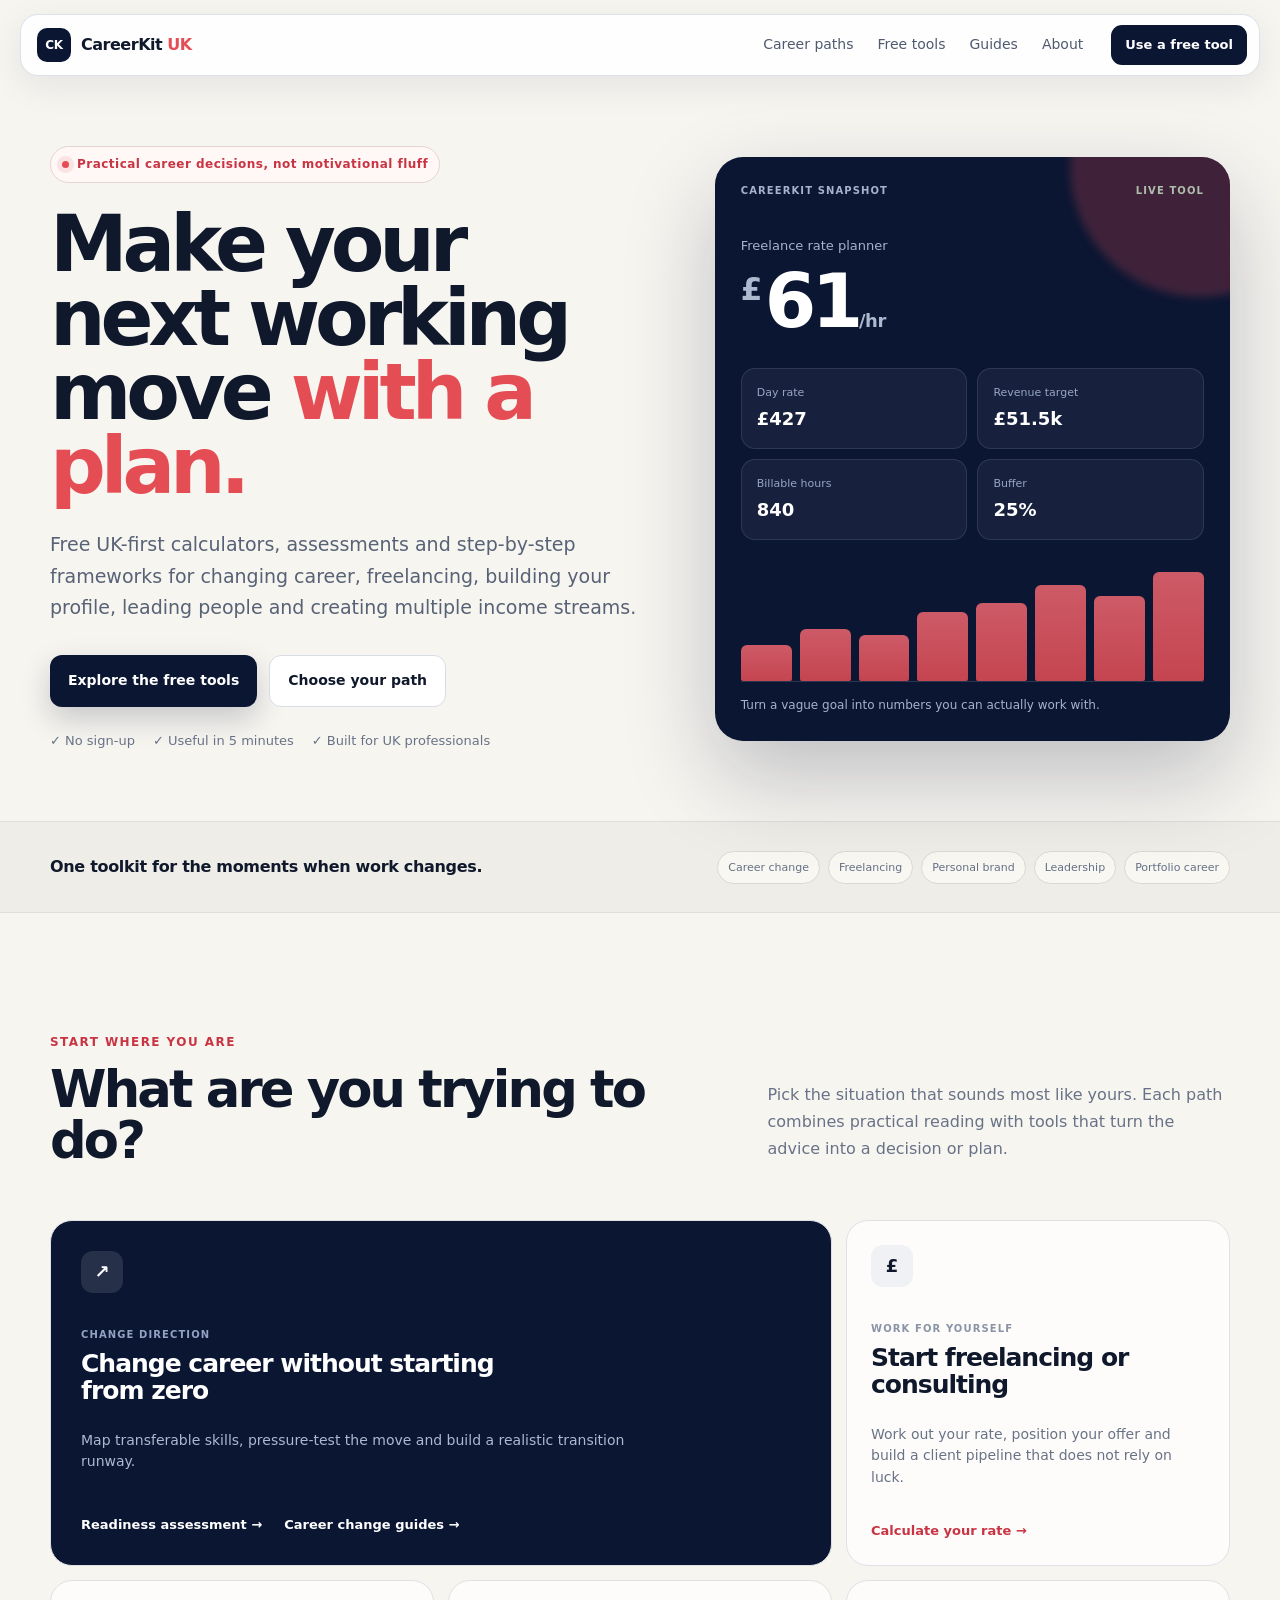
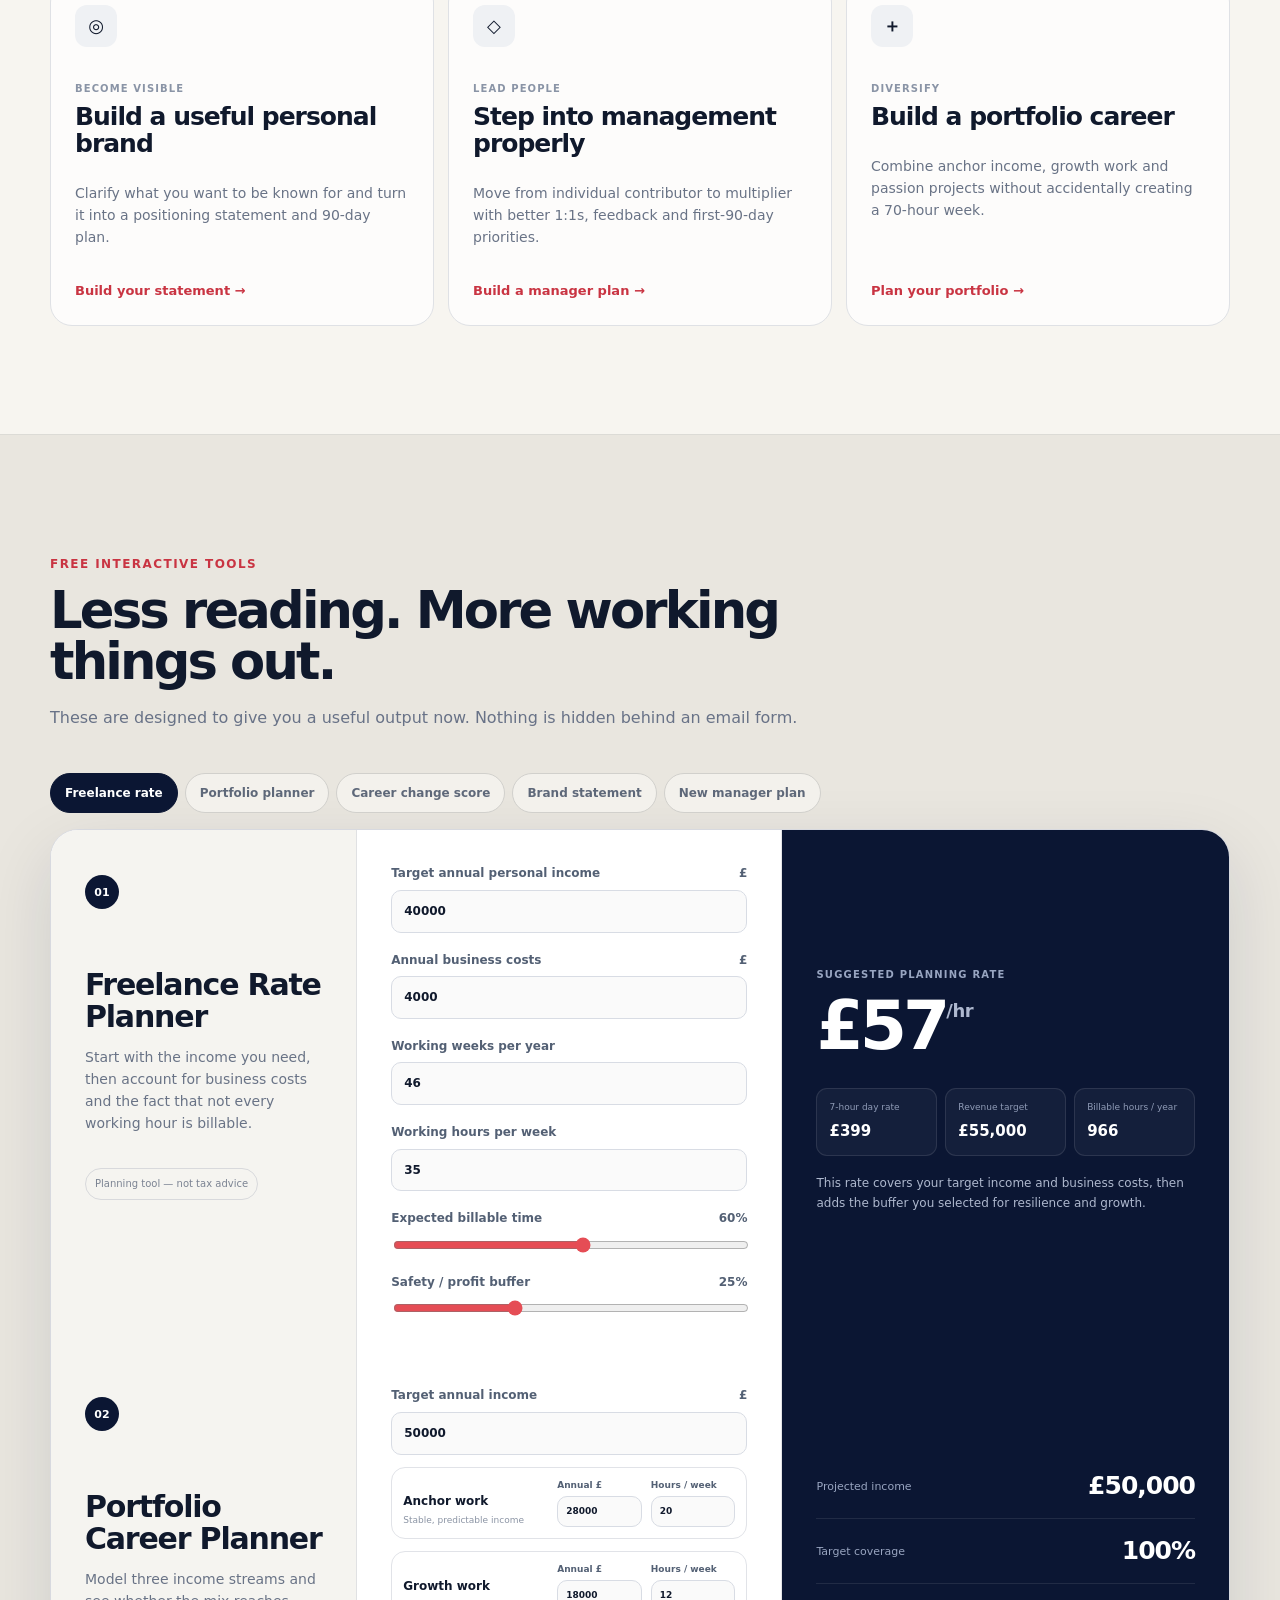
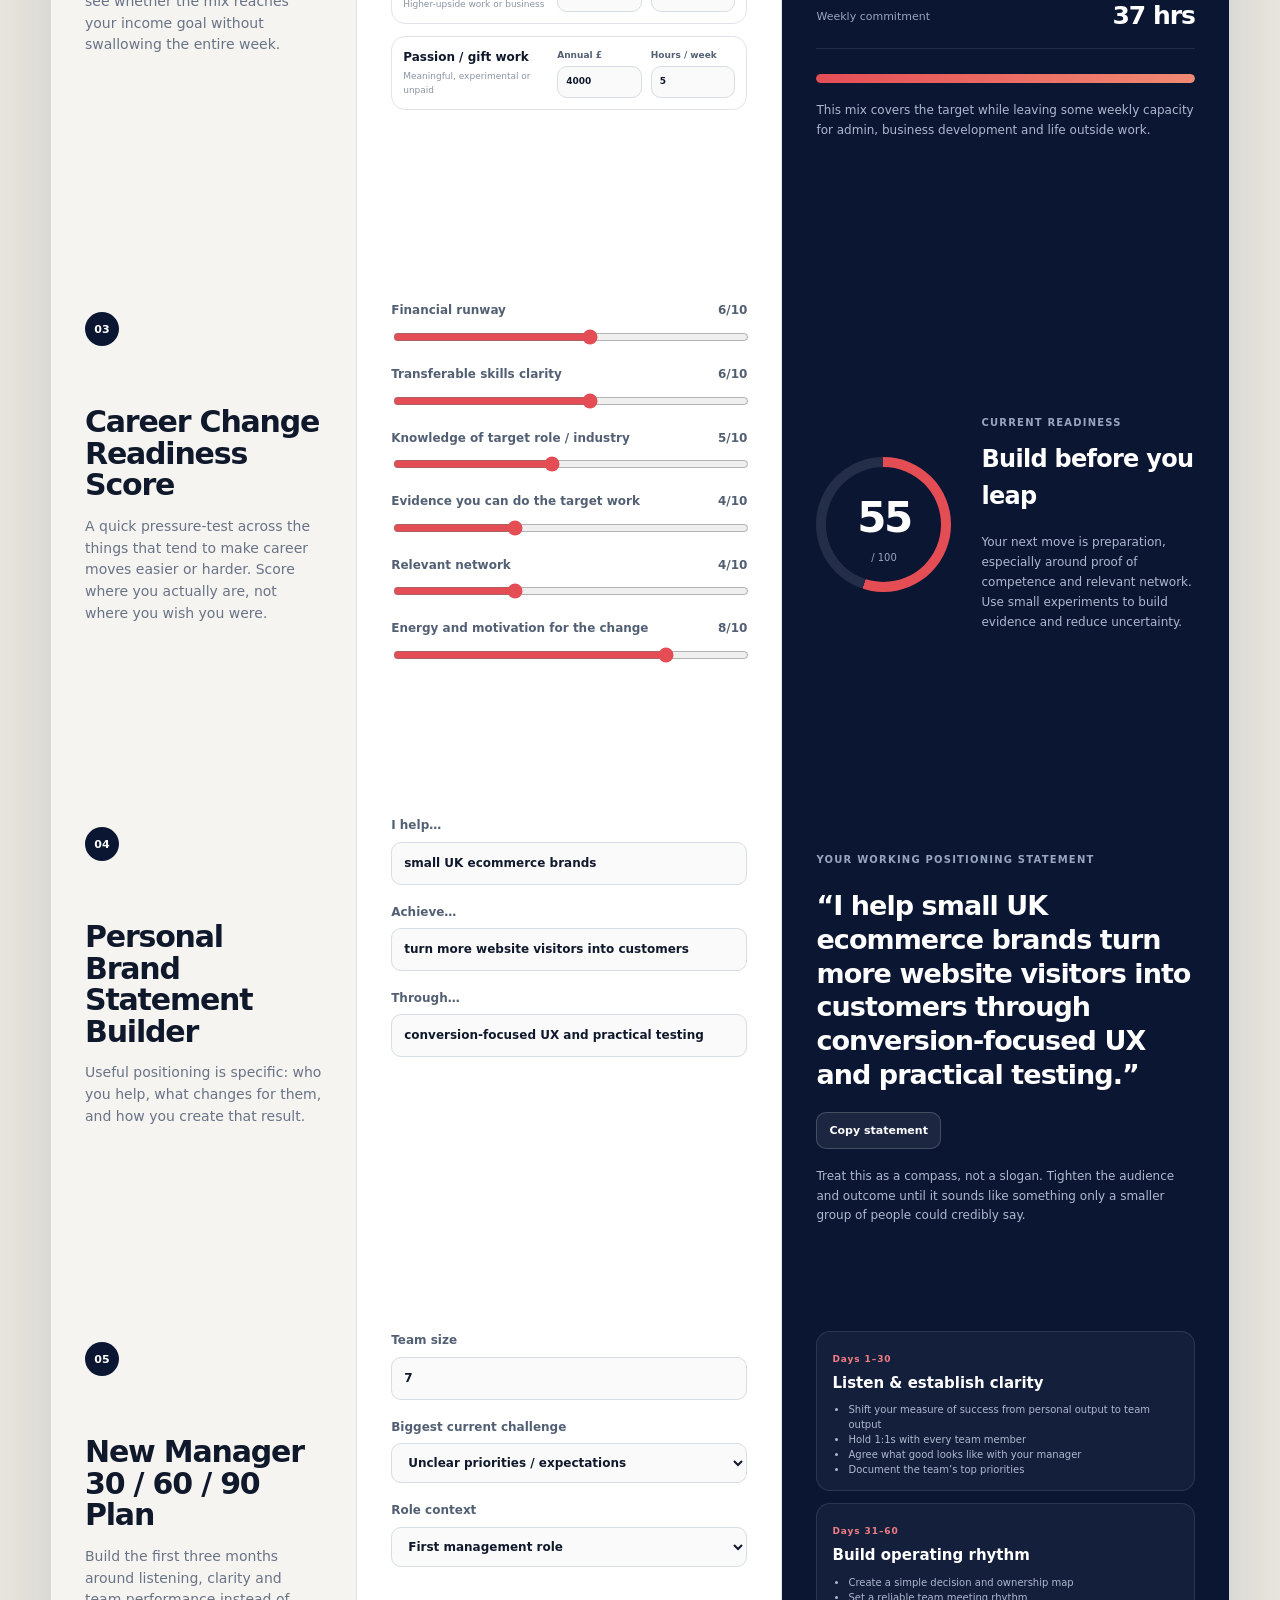
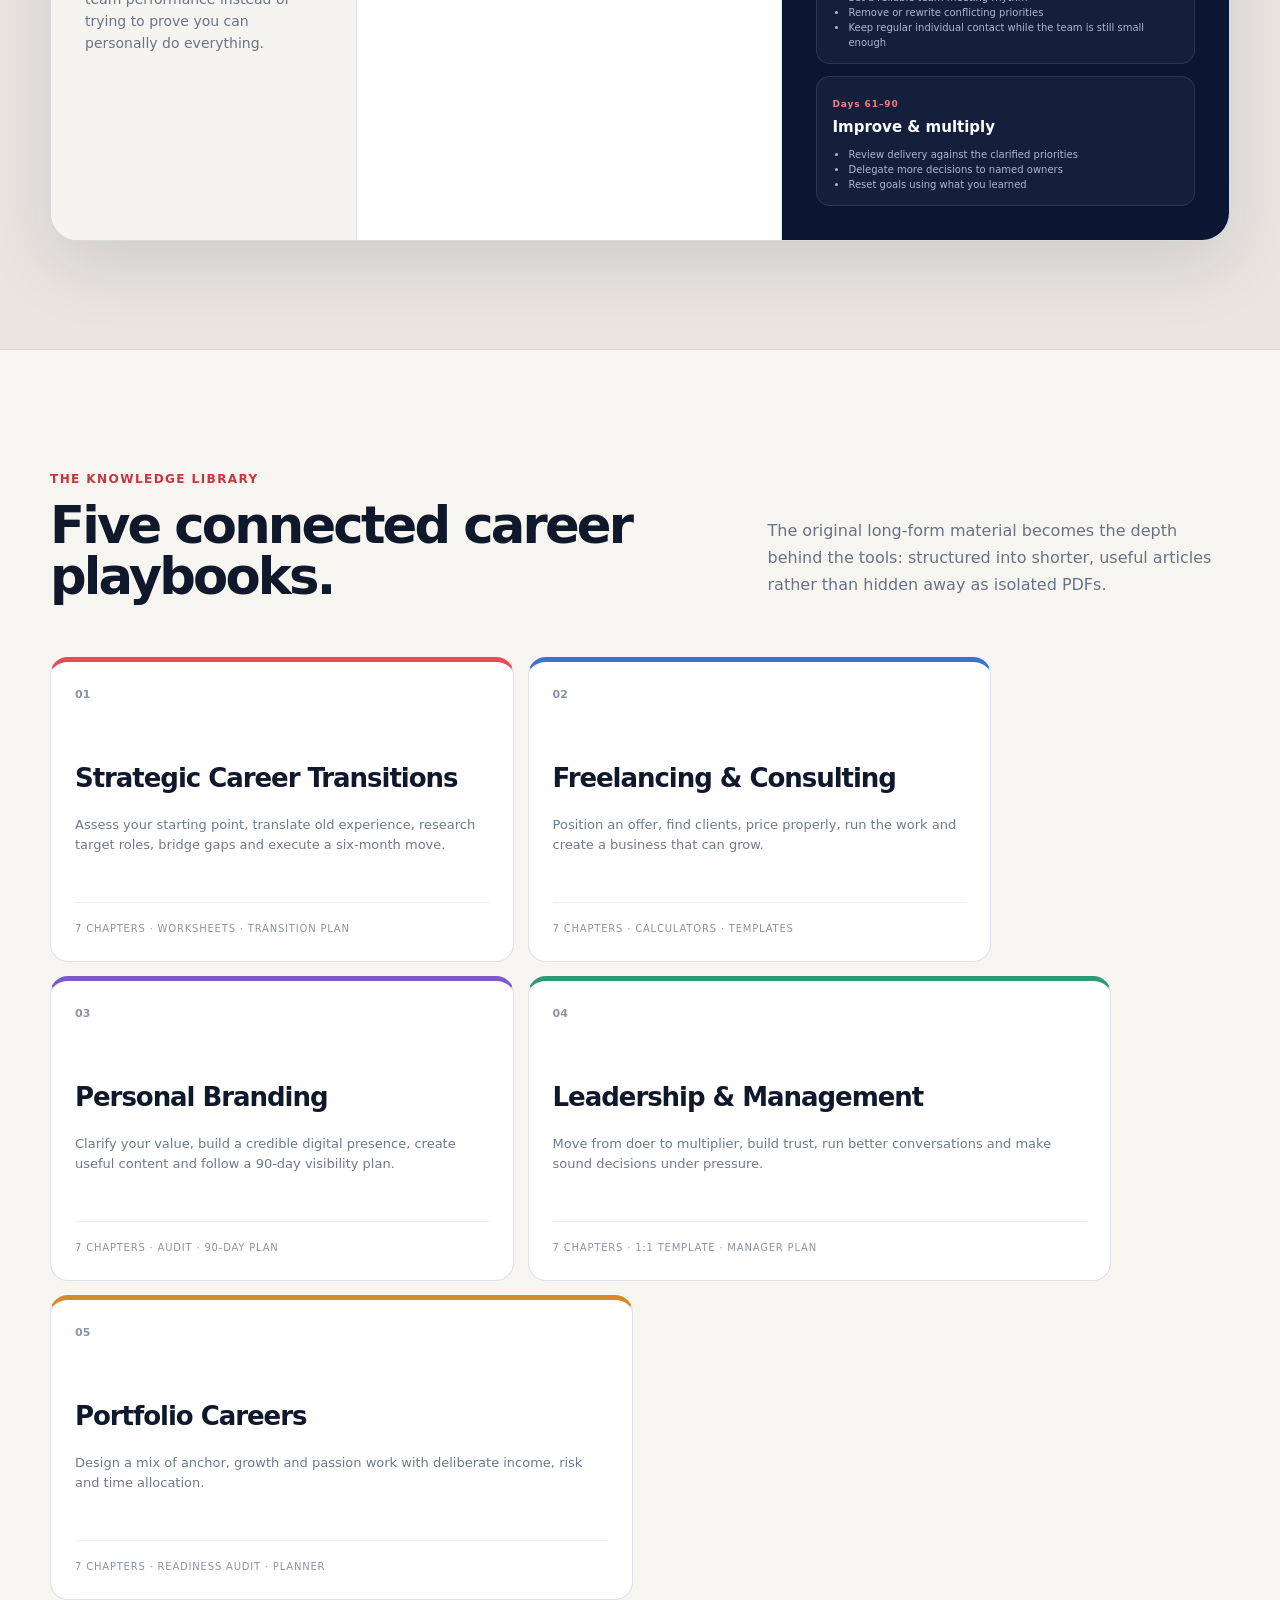
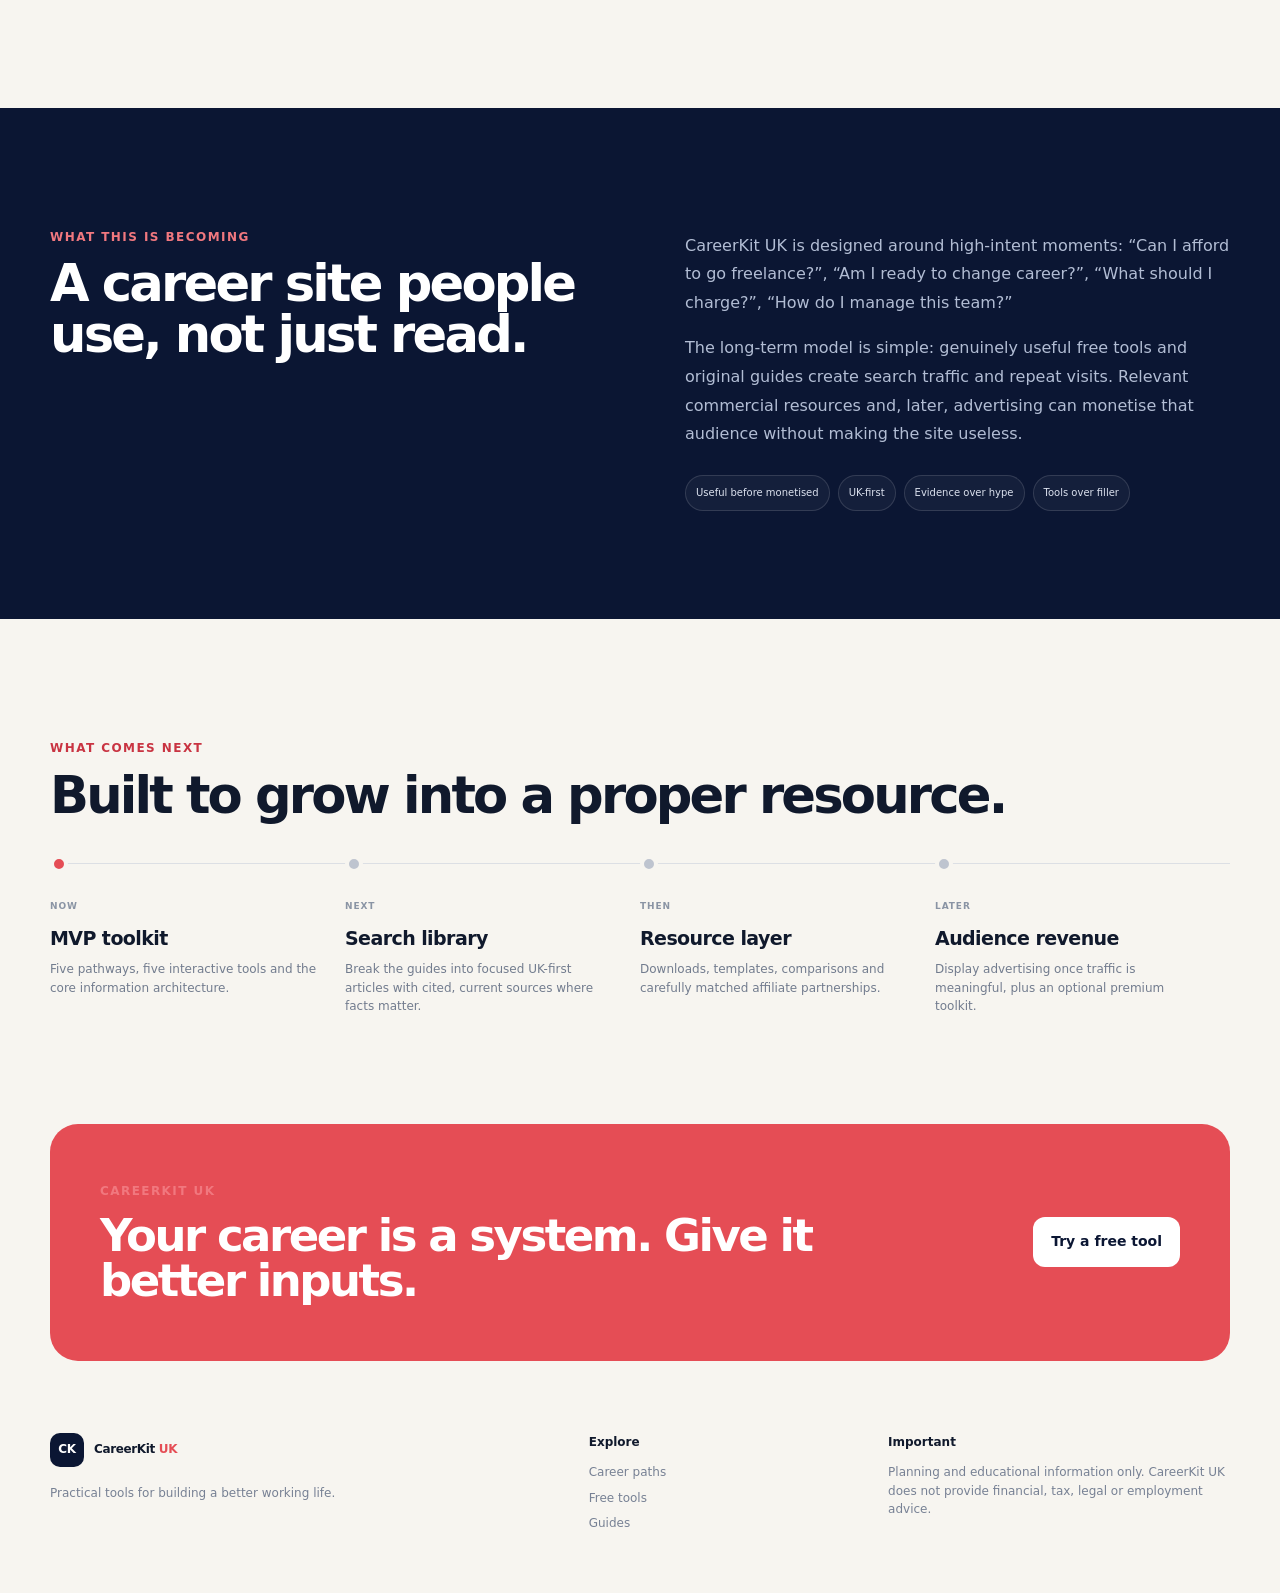
<file: index.html>
<!doctype html>
<html lang="en-GB">
<head>
  <meta charset="utf-8" />
  <meta name="viewport" content="width=device-width, initial-scale=1" />
  <meta name="description" content="Free UK-first career calculators, planners and practical guides for freelancers, career changers, managers and portfolio professionals." />
  <meta name="theme-color" content="#0b1633" />
  <title>CareerKit UK — Practical career tools that give you a next move</title>
  <link rel="icon" href="/favicon.svg" type="image/svg+xml" />
  <link rel="stylesheet" href="/styles.css" />
</head>
<body>
  <header class="site-header">
    <a class="brand" href="#top" aria-label="CareerKit UK home">
      <span class="brand-mark">CK</span>
      <span>CareerKit <b>UK</b></span>
    </a>
    <nav class="desktop-nav" aria-label="Primary navigation">
      <a href="#paths">Career paths</a>
      <a href="#tools">Free tools</a>
      <a href="#guides">Guides</a>
      <a href="#about">About</a>
    </nav>
    <a class="header-cta" href="#tools">Use a free tool</a>
  </header>

  <main id="top">
    <section class="hero shell">
      <div class="hero-copy">
        <div class="eyebrow"><span class="pulse"></span> Practical career decisions, not motivational fluff</div>
        <h1>Make your next working move <span>with a plan.</span></h1>
        <p class="hero-lead">Free UK-first calculators, assessments and step-by-step frameworks for changing career, freelancing, building your profile, leading people and creating multiple income streams.</p>
        <div class="hero-actions">
          <a class="button primary" href="#tools">Explore the free tools</a>
          <a class="button secondary" href="#paths">Choose your path</a>
        </div>
        <div class="hero-proof" aria-label="Product benefits">
          <span>✓ No sign-up</span>
          <span>✓ Useful in 5 minutes</span>
          <span>✓ Built for UK professionals</span>
        </div>
      </div>

      <div class="hero-panel" aria-label="CareerKit example result">
        <div class="panel-topline">
          <span>CAREERKIT SNAPSHOT</span>
          <span class="status">LIVE TOOL</span>
        </div>
        <p class="muted small">Freelance rate planner</p>
        <div class="result-big"><span>£</span>61<span class="result-unit">/hr</span></div>
        <div class="mini-grid">
          <div><span>Day rate</span><strong>£427</strong></div>
          <div><span>Revenue target</span><strong>£51.5k</strong></div>
          <div><span>Billable hours</span><strong>840</strong></div>
          <div><span>Buffer</span><strong>25%</strong></div>
        </div>
        <div class="mini-chart" aria-hidden="true">
          <i style="height:30%"></i><i style="height:44%"></i><i style="height:39%"></i><i style="height:58%"></i><i style="height:66%"></i><i style="height:81%"></i><i style="height:72%"></i><i style="height:92%"></i>
        </div>
        <p class="panel-note">Turn a vague goal into numbers you can actually work with.</p>
      </div>
    </section>

    <section class="proof-strip">
      <div class="shell proof-inner">
        <p>One toolkit for the moments when work changes.</p>
        <div class="proof-tags">
          <span>Career change</span><span>Freelancing</span><span>Personal brand</span><span>Leadership</span><span>Portfolio career</span>
        </div>
      </div>
    </section>

    <section class="section shell" id="paths">
      <div class="section-heading split-heading">
        <div>
          <p class="kicker">START WHERE YOU ARE</p>
          <h2>What are you trying to do?</h2>
        </div>
        <p>Pick the situation that sounds most like yours. Each path combines practical reading with tools that turn the advice into a decision or plan.</p>
      </div>

      <div class="path-grid">
        <article class="path-card featured-path">
          <div class="path-icon">↗</div>
          <p class="path-label">CHANGE DIRECTION</p>
          <h3>Change career without starting from zero</h3>
          <p>Map transferable skills, pressure-test the move and build a realistic transition runway.</p>
          <div class="path-links"><a href="#readiness-tool">Readiness assessment →</a><a href="#guides">Career change guides →</a></div>
        </article>
        <article class="path-card">
          <div class="path-icon">£</div>
          <p class="path-label">WORK FOR YOURSELF</p>
          <h3>Start freelancing or consulting</h3>
          <p>Work out your rate, position your offer and build a client pipeline that does not rely on luck.</p>
          <a href="#rate-tool">Calculate your rate →</a>
        </article>
        <article class="path-card">
          <div class="path-icon">◎</div>
          <p class="path-label">BECOME VISIBLE</p>
          <h3>Build a useful personal brand</h3>
          <p>Clarify what you want to be known for and turn it into a positioning statement and 90-day plan.</p>
          <a href="#brand-tool">Build your statement →</a>
        </article>
        <article class="path-card">
          <div class="path-icon">◇</div>
          <p class="path-label">LEAD PEOPLE</p>
          <h3>Step into management properly</h3>
          <p>Move from individual contributor to multiplier with better 1:1s, feedback and first-90-day priorities.</p>
          <a href="#manager-tool">Build a manager plan →</a>
        </article>
        <article class="path-card">
          <div class="path-icon">＋</div>
          <p class="path-label">DIVERSIFY</p>
          <h3>Build a portfolio career</h3>
          <p>Combine anchor income, growth work and passion projects without accidentally creating a 70-hour week.</p>
          <a href="#portfolio-tool">Plan your portfolio →</a>
        </article>
      </div>
    </section>

    <section class="section tools-section" id="tools">
      <div class="shell">
        <div class="section-heading">
          <p class="kicker">FREE INTERACTIVE TOOLS</p>
          <h2>Less reading. More working things out.</h2>
          <p>These are designed to give you a useful output now. Nothing is hidden behind an email form.</p>
        </div>

        <div class="tool-tabs" role="tablist" aria-label="CareerKit tools">
          <button class="tool-tab active" data-tool="rate-tool" role="tab" aria-selected="true">Freelance rate</button>
          <button class="tool-tab" data-tool="portfolio-tool" role="tab" aria-selected="false">Portfolio planner</button>
          <button class="tool-tab" data-tool="readiness-tool" role="tab" aria-selected="false">Career change score</button>
          <button class="tool-tab" data-tool="brand-tool" role="tab" aria-selected="false">Brand statement</button>
          <button class="tool-tab" data-tool="manager-tool" role="tab" aria-selected="false">New manager plan</button>
        </div>

        <div class="tool-stage">
          <section class="tool-panel active" id="rate-tool" data-panel="rate-tool">
            <div class="tool-intro">
              <p class="tool-number">01</p>
              <h3>Freelance Rate Planner</h3>
              <p>Start with the income you need, then account for business costs and the fact that not every working hour is billable.</p>
              <span class="tool-badge">Planning tool — not tax advice</span>
            </div>
            <form class="tool-form" id="rate-form">
              <label>Target annual personal income <span>£</span><input id="target-income" type="number" value="40000" min="0" step="1000"></label>
              <label>Annual business costs <span>£</span><input id="business-costs" type="number" value="4000" min="0" step="500"></label>
              <label>Working weeks per year <input id="working-weeks" type="number" value="46" min="1" max="52"></label>
              <label>Working hours per week <input id="weekly-hours" type="number" value="35" min="1" max="80"></label>
              <label>Expected billable time <span id="utilisation-label">60%</span><input id="utilisation" type="range" value="60" min="20" max="95" step="5"></label>
              <label>Safety / profit buffer <span id="buffer-label">25%</span><input id="buffer" type="range" value="25" min="0" max="75" step="5"></label>
            </form>
            <div class="tool-result rate-result" aria-live="polite">
              <p class="result-label">Suggested planning rate</p>
              <div class="result-big" id="hourly-rate">£61<span>/hr</span></div>
              <div class="result-cards">
                <div><span>7-hour day rate</span><strong id="day-rate">£427</strong></div>
                <div><span>Revenue target</span><strong id="revenue-target">£55,000</strong></div>
                <div><span>Billable hours / year</span><strong id="billable-hours">966</strong></div>
              </div>
              <p class="result-explain" id="rate-explain">This rate gives your target income and business costs room to breathe while allowing for non-billable work.</p>
            </div>
          </section>

          <section class="tool-panel" id="portfolio-tool" data-panel="portfolio-tool" hidden>
            <div class="tool-intro">
              <p class="tool-number">02</p>
              <h3>Portfolio Career Planner</h3>
              <p>Model three income streams and see whether the mix reaches your income goal without swallowing the entire week.</p>
            </div>
            <form class="tool-form portfolio-form" id="portfolio-form">
              <label>Target annual income <span>£</span><input id="portfolio-target" type="number" value="50000" min="0" step="1000"></label>
              <div class="stream-row"><div><b>Anchor work</b><small>Stable, predictable income</small></div><label>Annual £<input id="anchor-income" type="number" value="28000" min="0"></label><label>Hours / week<input id="anchor-hours" type="number" value="20" min="0" max="80"></label></div>
              <div class="stream-row"><div><b>Growth work</b><small>Higher-upside work or business</small></div><label>Annual £<input id="growth-income" type="number" value="18000" min="0"></label><label>Hours / week<input id="growth-hours" type="number" value="12" min="0" max="80"></label></div>
              <div class="stream-row"><div><b>Passion / gift work</b><small>Meaningful, experimental or unpaid</small></div><label>Annual £<input id="passion-income" type="number" value="4000" min="0"></label><label>Hours / week<input id="passion-hours" type="number" value="5" min="0" max="80"></label></div>
            </form>
            <div class="tool-result">
              <div class="portfolio-score">
                <div><span>Projected income</span><strong id="portfolio-income">£50,000</strong></div>
                <div><span>Target coverage</span><strong id="portfolio-coverage">100%</strong></div>
                <div><span>Weekly commitment</span><strong id="portfolio-hours">37 hrs</strong></div>
              </div>
              <div class="meter"><i id="portfolio-meter" style="width:100%"></i></div>
              <p class="result-explain" id="portfolio-message">This mix hits the target and leaves some weekly capacity.</p>
            </div>
          </section>

          <section class="tool-panel" id="readiness-tool" data-panel="readiness-tool" hidden>
            <div class="tool-intro">
              <p class="tool-number">03</p>
              <h3>Career Change Readiness Score</h3>
              <p>A quick pressure-test across the things that tend to make career moves easier or harder. Score where you actually are, not where you wish you were.</p>
            </div>
            <form class="tool-form readiness-form" id="readiness-form">
              <label>Financial runway <span id="r1-label">6/10</span><input class="readiness-range" type="range" min="1" max="10" value="6" data-label="r1-label"></label>
              <label>Transferable skills clarity <span id="r2-label">6/10</span><input class="readiness-range" type="range" min="1" max="10" value="6" data-label="r2-label"></label>
              <label>Knowledge of target role / industry <span id="r3-label">5/10</span><input class="readiness-range" type="range" min="1" max="10" value="5" data-label="r3-label"></label>
              <label>Evidence you can do the target work <span id="r4-label">4/10</span><input class="readiness-range" type="range" min="1" max="10" value="4" data-label="r4-label"></label>
              <label>Relevant network <span id="r5-label">4/10</span><input class="readiness-range" type="range" min="1" max="10" value="4" data-label="r5-label"></label>
              <label>Energy and motivation for the change <span id="r6-label">8/10</span><input class="readiness-range" type="range" min="1" max="10" value="8" data-label="r6-label"></label>
            </form>
            <div class="tool-result score-result">
              <div class="score-ring" id="readiness-ring"><strong id="readiness-score">55</strong><span>/ 100</span></div>
              <div><p class="result-label">Current readiness</p><h4 id="readiness-title">Promising, with gaps to close</h4><p class="result-explain" id="readiness-message">Focus first on proof of competence and relationships in the target field. Those can usually be improved before you take the financial risk of moving.</p></div>
            </div>
          </section>

          <section class="tool-panel" id="brand-tool" data-panel="brand-tool" hidden>
            <div class="tool-intro">
              <p class="tool-number">04</p>
              <h3>Personal Brand Statement Builder</h3>
              <p>Useful positioning is specific: who you help, what changes for them, and how you create that result.</p>
            </div>
            <form class="tool-form" id="brand-form">
              <label>I help… <input id="brand-audience" type="text" value="small UK ecommerce brands" placeholder="e.g. small UK ecommerce brands"></label>
              <label>Achieve… <input id="brand-outcome" type="text" value="turn more website visitors into customers" placeholder="e.g. reduce customer churn"></label>
              <label>Through… <input id="brand-method" type="text" value="conversion-focused UX and practical testing" placeholder="e.g. data-led retention systems"></label>
            </form>
            <div class="tool-result statement-result">
              <p class="result-label">Your working positioning statement</p>
              <blockquote id="brand-output">“I help small UK ecommerce brands turn more website visitors into customers through conversion-focused UX and practical testing.”</blockquote>
              <button class="copy-button" id="copy-brand" type="button">Copy statement</button>
              <p class="result-explain">Treat this as a compass, not a slogan. Tighten the audience and outcome until it sounds like something only a smaller group of people could credibly say.</p>
            </div>
          </section>

          <section class="tool-panel" id="manager-tool" data-panel="manager-tool" hidden>
            <div class="tool-intro">
              <p class="tool-number">05</p>
              <h3>New Manager 30 / 60 / 90 Plan</h3>
              <p>Build the first three months around listening, clarity and team performance instead of trying to prove you can personally do everything.</p>
            </div>
            <form class="tool-form manager-form" id="manager-form">
              <label>Team size <input id="team-size" type="number" min="1" max="100" value="7"></label>
              <label>Biggest current challenge
                <select id="manager-challenge">
                  <option value="clarity">Unclear priorities / expectations</option>
                  <option value="performance">Underperformance</option>
                  <option value="trust">Low trust / morale</option>
                  <option value="delivery">Missed deadlines / execution</option>
                  <option value="change">Team going through change</option>
                </select>
              </label>
              <label>Role context
                <select id="manager-context">
                  <option value="first">First management role</option>
                  <option value="newteam">Experienced manager, new team</option>
                  <option value="promotion">Promoted within the same team</option>
                </select>
              </label>
            </form>
            <div class="tool-result manager-result">
              <div><span>Days 1–30</span><h4>Listen & establish clarity</h4><ul id="plan-30"></ul></div>
              <div><span>Days 31–60</span><h4>Build operating rhythm</h4><ul id="plan-60"></ul></div>
              <div><span>Days 61–90</span><h4>Improve & multiply</h4><ul id="plan-90"></ul></div>
            </div>
          </section>
        </div>
      </div>
    </section>

    <section class="section shell" id="guides">
      <div class="section-heading split-heading">
        <div><p class="kicker">THE KNOWLEDGE LIBRARY</p><h2>Five connected career playbooks.</h2></div>
        <p>The original long-form material becomes the depth behind the tools: structured into shorter, useful articles rather than hidden away as isolated PDFs.</p>
      </div>
      <div class="guide-grid">
        <article class="guide-card coral"><span>01</span><h3>Strategic Career Transitions</h3><p>Assess your starting point, translate old experience, research target roles, bridge gaps and execute a six-month move.</p><div class="guide-meta">7 chapters · worksheets · transition plan</div></article>
        <article class="guide-card blue"><span>02</span><h3>Freelancing & Consulting</h3><p>Position an offer, find clients, price properly, run the work and create a business that can grow.</p><div class="guide-meta">7 chapters · calculators · templates</div></article>
        <article class="guide-card purple"><span>03</span><h3>Personal Branding</h3><p>Clarify your value, build a credible digital presence, create useful content and follow a 90-day visibility plan.</p><div class="guide-meta">7 chapters · audit · 90-day plan</div></article>
        <article class="guide-card green"><span>04</span><h3>Leadership & Management</h3><p>Move from doer to multiplier, build trust, run better conversations and make sound decisions under pressure.</p><div class="guide-meta">7 chapters · 1:1 template · manager plan</div></article>
        <article class="guide-card amber"><span>05</span><h3>Portfolio Careers</h3><p>Design a mix of anchor, growth and passion work with deliberate income, risk and time allocation.</p><div class="guide-meta">7 chapters · readiness audit · planner</div></article>
      </div>
    </section>

    <section class="section dark-section" id="about">
      <div class="shell manifesto">
        <div><p class="kicker light">WHAT THIS IS BECOMING</p><h2>A career site people use, not just read.</h2></div>
        <div class="manifesto-copy">
          <p>CareerKit UK is designed around high-intent moments: “Can I afford to go freelance?”, “Am I ready to change career?”, “What should I charge?”, “How do I manage this team?”</p>
          <p>The long-term model is simple: genuinely useful free tools and original guides create search traffic and repeat visits. Relevant commercial resources and, later, advertising can monetise that audience without making the site useless.</p>
          <div class="principles"><span>Useful before monetised</span><span>UK-first</span><span>Evidence over hype</span><span>Tools over filler</span></div>
        </div>
      </div>
    </section>

    <section class="section shell roadmap-section">
      <p class="kicker">WHAT COMES NEXT</p>
      <h2>Built to grow into a proper resource.</h2>
      <div class="roadmap">
        <div class="roadmap-item current"><span>NOW</span><h3>MVP toolkit</h3><p>Five pathways, five interactive tools and the core information architecture.</p></div>
        <div class="roadmap-item"><span>NEXT</span><h3>Search library</h3><p>Break the guides into focused UK-first articles with cited, current sources where facts matter.</p></div>
        <div class="roadmap-item"><span>THEN</span><h3>Resource layer</h3><p>Downloads, templates, comparisons and carefully matched affiliate partnerships.</p></div>
        <div class="roadmap-item"><span>LATER</span><h3>Audience revenue</h3><p>Display advertising once traffic is meaningful, plus an optional premium toolkit.</p></div>
      </div>
    </section>

    <section class="final-cta shell">
      <div><p class="kicker light">CAREERKIT UK</p><h2>Your career is a system. Give it better inputs.</h2></div>
      <a class="button light-button" href="#tools">Try a free tool</a>
    </section>
  </main>

  <footer class="site-footer shell">
    <div><a class="brand footer-brand" href="#top"><span class="brand-mark">CK</span><span>CareerKit <b>UK</b></span></a><p>Practical tools for building a better working life.</p></div>
    <div><strong>Explore</strong><a href="#paths">Career paths</a><a href="#tools">Free tools</a><a href="#guides">Guides</a></div>
    <div><strong>Important</strong><p>Planning and educational information only. CareerKit UK does not provide financial, tax, legal or employment advice.</p></div>
  </footer>

  <script src="/app.js" defer></script>
</body>
</html>
</file>
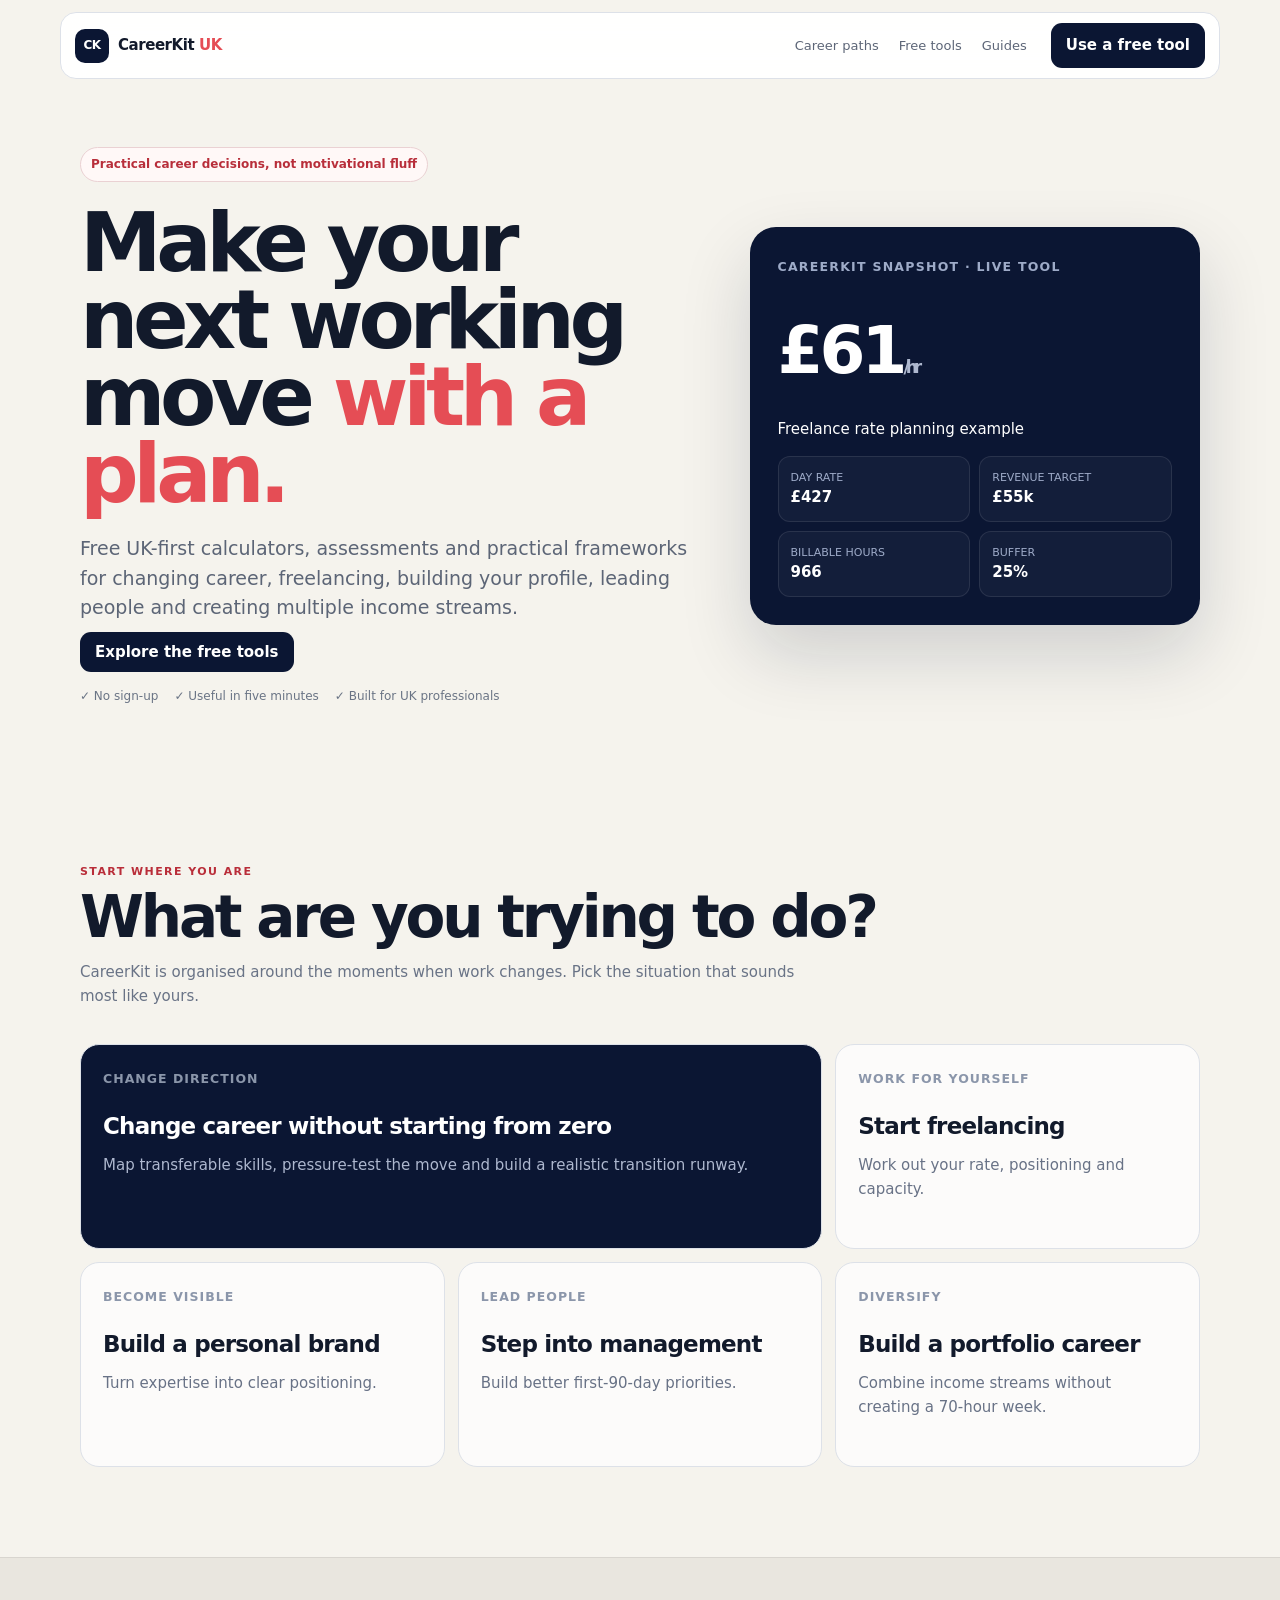
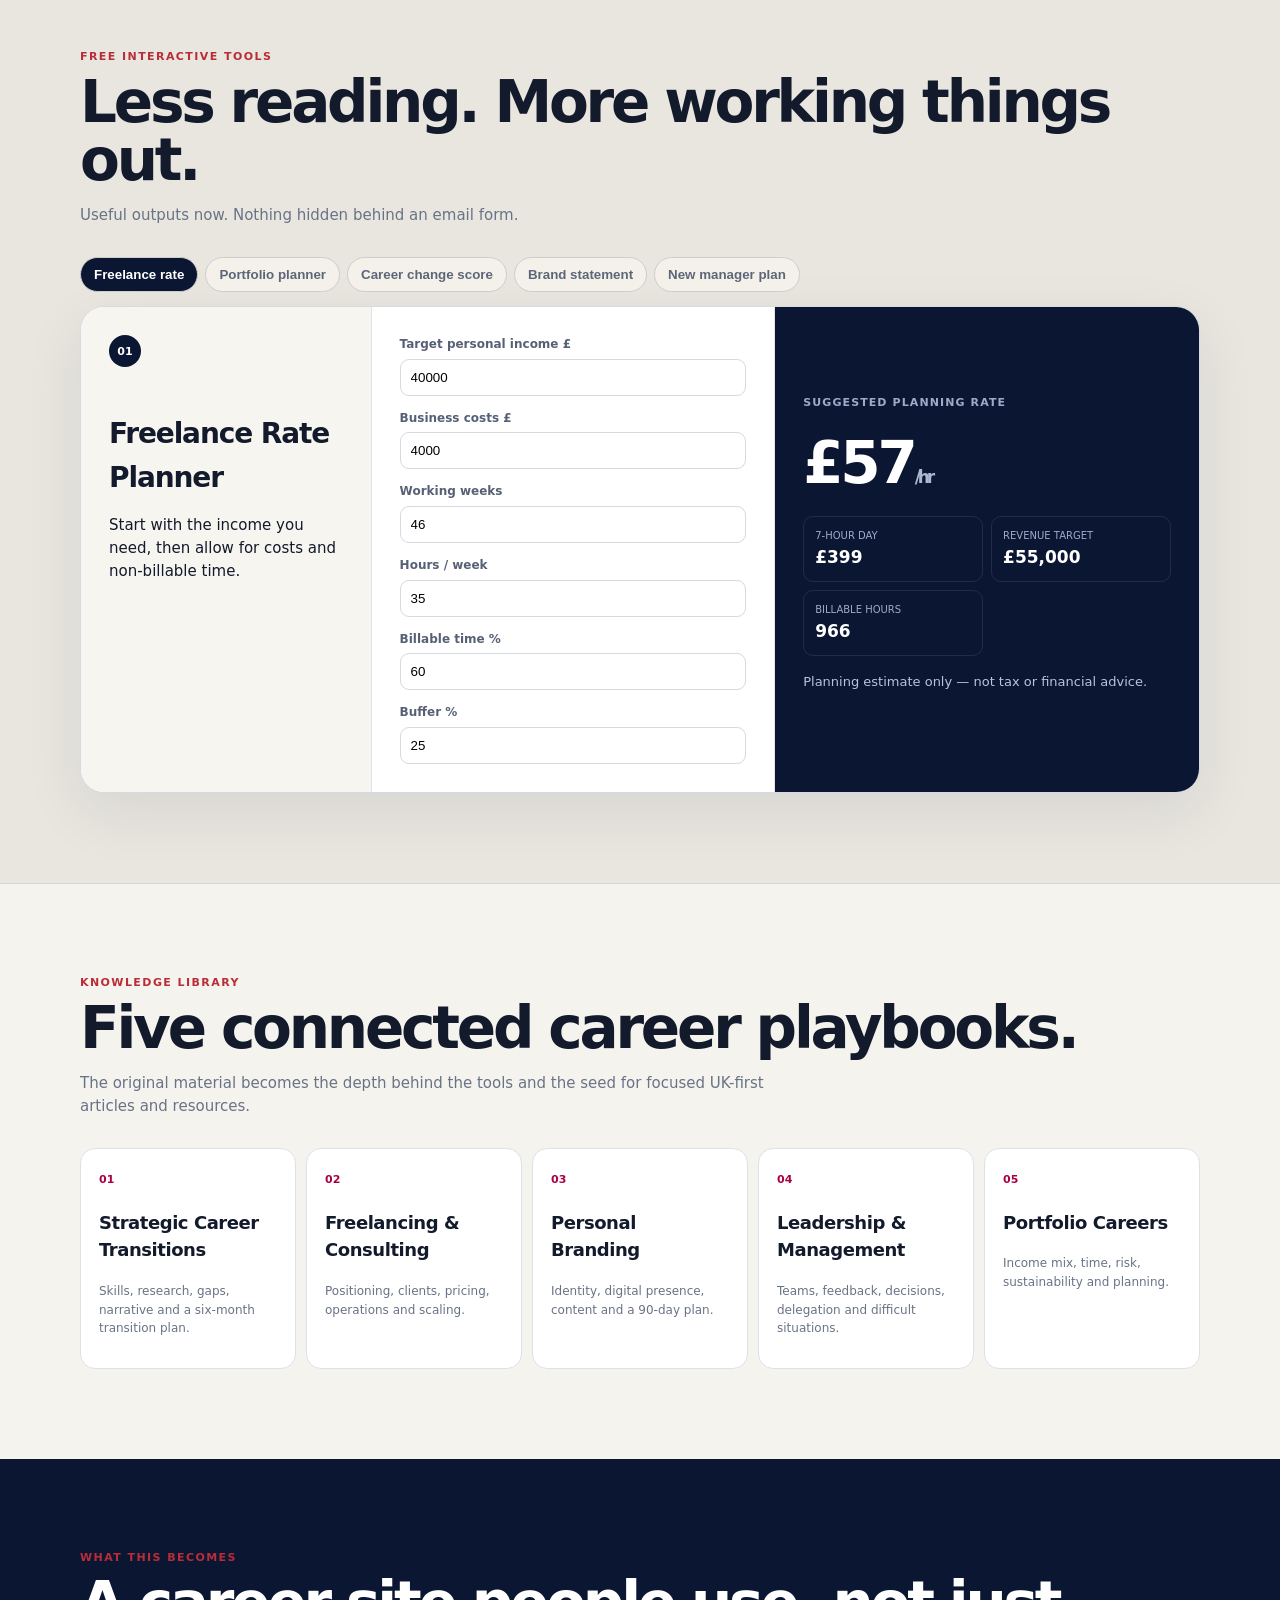
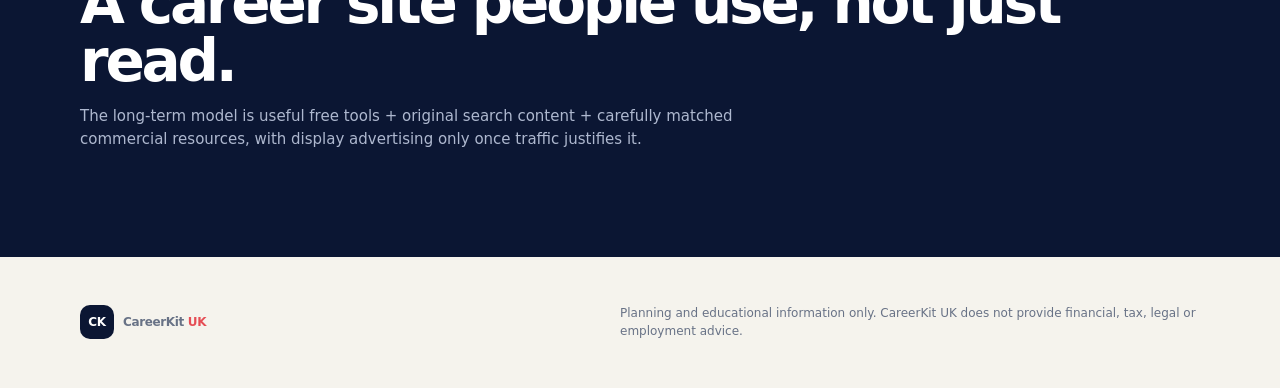
<file: vercel-direct.html>
<!doctype html><html lang="en-GB"><head><meta charset="utf-8"><meta name="viewport" content="width=device-width,initial-scale=1"><meta name="description" content="Free UK-first career calculators and practical tools for freelancers, career changers, managers and portfolio professionals."><title>CareerKit UK — Practical career tools</title><style>
:root{--n:#0b1633;--r:#e54d55;--p:#f5f3ed;--m:#697386;--l:#dde1e8;--w:#fff}*{box-sizing:border-box}html{scroll-behavior:smooth}body{margin:0;background:var(--p);color:#121a2b;font:15px/1.55 system-ui,-apple-system,Segoe UI,sans-serif}a{text-decoration:none;color:inherit}.wrap{width:min(1120px,calc(100% - 36px));margin:auto}.nav{position:sticky;top:12px;z-index:4;margin:12px auto 0;width:min(1160px,calc(100% - 24px));display:flex;align-items:center;gap:24px;padding:10px 14px;border:1px solid var(--l);border-radius:16px;background:#fffffff2;backdrop-filter:blur(12px)}.brand{font-weight:850;letter-spacing:-.03em;display:flex;gap:9px;align-items:center}.mark{display:grid;place-items:center;width:34px;height:34px;border-radius:10px;background:var(--n);color:#fff;font-size:12px}.brand b{color:var(--r)}nav{margin-left:auto;display:flex;gap:20px;color:#5d6677;font-size:13px}.cta,.btn{border:0;border-radius:11px;background:var(--n);color:#fff;padding:11px 15px;font-weight:760;cursor:pointer}.hero{min-height:610px;display:grid;grid-template-columns:1.15fr .85fr;gap:60px;align-items:center;padding:68px 0}.ey{display:inline-block;border:1px solid #ead1d3;background:#fff8f7;color:#b82e3a;border-radius:99px;padding:7px 10px;font-size:12px;font-weight:750}.hero h1{font-size:clamp(52px,7vw,82px);line-height:.94;letter-spacing:-.065em;margin:22px 0}.hero h1 em{font-style:normal;color:var(--r)}.lead{font-size:19px;color:#5c6576;max-width:680px}.proof{display:flex;gap:16px;flex-wrap:wrap;margin-top:22px;color:#6a7485;font-size:12px}.dash{background:var(--n);color:#fff;padding:28px;border-radius:26px;box-shadow:0 30px 70px #0b163329}.dash small{color:#9eabc8;font-weight:800;letter-spacing:.1em}.dash .big{font-size:66px;font-weight:850;letter-spacing:-.06em;margin:22px 0 6px}.dash .big span{font-size:17px;color:#aeb8cf}.stats{display:grid;grid-template-columns:1fr 1fr;gap:9px}.stats div{border:1px solid #ffffff18;background:#ffffff09;border-radius:12px;padding:12px}.stats span{display:block;color:#9eabc8;font-size:11px}.section{padding:90px 0}.k{color:#b92d39;font-size:11px;font-weight:850;letter-spacing:.13em}.section h2{font-size:clamp(38px,5vw,58px);line-height:1;letter-spacing:-.055em;margin:8px 0 14px}.sub{color:var(--m);max-width:720px}.paths{display:grid;grid-template-columns:repeat(6,1fr);gap:13px;margin-top:36px}.card{grid-column:span 2;background:#ffffffb8;border:1px solid var(--l);border-radius:19px;padding:22px;min-height:205px}.card:first-child{grid-column:span 4;background:var(--n);color:#fff}.card small{color:#8b96aa;font-weight:800;letter-spacing:.08em}.card h3{font-size:23px;letter-spacing:-.035em;line-height:1.1;margin:24px 0 10px}.card p{color:#687286}.card:first-child p{color:#aeb8cf}.tools{background:#e9e6df;border-block:1px solid #d8d5cf}.tabs{display:flex;gap:7px;flex-wrap:wrap;margin:30px 0 14px}.tab{border:1px solid #cecdc9;background:#f4f1eb;color:#5d6678;border-radius:99px;padding:9px 13px;font-weight:720;cursor:pointer}.tab.on{background:var(--n);color:#fff}.panel{display:none;grid-template-columns:.72fr 1fr 1.05fr;background:#fff;border:1px solid #d6dae2;border-radius:24px;overflow:hidden;box-shadow:0 20px 60px #15234716}.panel.on{display:grid}.intro,.form,.result{padding:28px}.intro{background:#f7f5f0;border-right:1px solid #e0e2e6}.intro h3{font-size:28px;letter-spacing:-.04em;margin:45px 0 10px}.num{display:grid;place-items:center;width:32px;height:32px;border-radius:50%;background:var(--n);color:#fff;font-size:11px;font-weight:800}.form{display:flex;flex-direction:column;gap:13px;border-right:1px solid #e3e5e9}.form label{font-size:12px;font-weight:720;color:#566176}.form input,.form select{width:100%;margin-top:5px;border:1px solid #d5d9e1;border-radius:9px;padding:10px;background:#fff}.form input[type=range]{padding:0}.result{background:var(--n);color:#fff;display:flex;flex-direction:column;justify-content:center}.label{color:#9eabc8;font-size:11px;text-transform:uppercase;font-weight:800;letter-spacing:.1em}.value{font-size:58px;font-weight:850;letter-spacing:-.055em;margin:8px 0}.value span{font-size:17px;color:#aeb8cf}.rgrid{display:grid;grid-template-columns:repeat(2,1fr);gap:8px}.rgrid div{padding:11px;border:1px solid #ffffff18;border-radius:10px}.rgrid span{display:block;color:#9eabc8;font-size:10px}.rgrid b{font-size:17px}.note{color:#bac3d8;font-size:13px;margin-top:16px}.score{font-size:68px}.quote{font-size:25px;line-height:1.35;letter-spacing:-.03em}.copy{align-self:flex-start;border:1px solid #ffffff35;background:#ffffff0b;color:#fff;border-radius:9px;padding:9px 12px;cursor:pointer}.plans{display:grid;gap:10px}.plans div{border:1px solid #ffffff18;border-radius:11px;padding:12px}.plans b{color:#fff}.plans ul{padding-left:18px;margin:7px 0;color:#c1cade;font-size:12px}.library{display:grid;grid-template-columns:repeat(5,1fr);gap:10px;margin-top:30px}.book{background:#fff;border:1px solid var(--l);border-radius:15px;padding:18px;min-height:180px}.book span{font-size:11px;font-weight:850;color:#a04}.book h3{font-size:18px;letter-spacing:-.025em}.book p{font-size:12px;color:var(--m)}.dark{background:var(--n);color:#fff}.dark .sub{color:#aeb8cf}.foot{padding:35px 0;color:#687286;font-size:12px;display:flex;justify-content:space-between;gap:20px}.disclaimer{max-width:580px}@media(max-width:820px){nav{display:none}.hero{grid-template-columns:1fr;padding:55px 0}.dash{display:none}.paths,.library{grid-template-columns:1fr}.card,.card:first-child,.book{grid-column:auto}.panel,.panel.on{grid-template-columns:1fr}.intro,.form{border-right:0;border-bottom:1px solid #e0e2e6}.section{padding:70px 0}.foot{flex-direction:column}}
</style></head><body><header class="nav"><a class="brand" href="#top"><span class="mark">CK</span><span>CareerKit <b>UK</b></span></a><nav><a href="#paths">Career paths</a><a href="#tools">Free tools</a><a href="#guides">Guides</a></nav><a class="cta" href="#tools">Use a free tool</a></header><main id="top"><section class="hero wrap"><div><span class="ey">Practical career decisions, not motivational fluff</span><h1>Make your next working move <em>with a plan.</em></h1><p class="lead">Free UK-first calculators, assessments and practical frameworks for changing career, freelancing, building your profile, leading people and creating multiple income streams.</p><p><a class="btn" href="#tools">Explore the free tools</a></p><div class="proof"><span>✓ No sign-up</span><span>✓ Useful in five minutes</span><span>✓ Built for UK professionals</span></div></div><aside class="dash"><small>CAREERKIT SNAPSHOT · LIVE TOOL</small><div class="big">£61<span>/hr</span></div><p>Freelance rate planning example</p><div class="stats"><div><span>DAY RATE</span><b>£427</b></div><div><span>REVENUE TARGET</span><b>£55k</b></div><div><span>BILLABLE HOURS</span><b>966</b></div><div><span>BUFFER</span><b>25%</b></div></div></aside></section><section class="section wrap" id="paths"><div class="k">START WHERE YOU ARE</div><h2>What are you trying to do?</h2><p class="sub">CareerKit is organised around the moments when work changes. Pick the situation that sounds most like yours.</p><div class="paths"><article class="card"><small>CHANGE DIRECTION</small><h3>Change career without starting from zero</h3><p>Map transferable skills, pressure-test the move and build a realistic transition runway.</p></article><article class="card"><small>WORK FOR YOURSELF</small><h3>Start freelancing</h3><p>Work out your rate, positioning and capacity.</p></article><article class="card"><small>BECOME VISIBLE</small><h3>Build a personal brand</h3><p>Turn expertise into clear positioning.</p></article><article class="card"><small>LEAD PEOPLE</small><h3>Step into management</h3><p>Build better first-90-day priorities.</p></article><article class="card"><small>DIVERSIFY</small><h3>Build a portfolio career</h3><p>Combine income streams without creating a 70-hour week.</p></article></div></section><section class="section tools" id="tools"><div class="wrap"><div class="k">FREE INTERACTIVE TOOLS</div><h2>Less reading. More working things out.</h2><p class="sub">Useful outputs now. Nothing hidden behind an email form.</p><div class="tabs"><button class="tab on" data-p="rate">Freelance rate</button><button class="tab" data-p="portfolio">Portfolio planner</button><button class="tab" data-p="change">Career change score</button><button class="tab" data-p="brand">Brand statement</button><button class="tab" data-p="manager">New manager plan</button></div><section class="panel on" id="rate"><div class="intro"><span class="num">01</span><h3>Freelance Rate Planner</h3><p>Start with the income you need, then allow for costs and non-billable time.</p></div><div class="form" id="rf"><label>Target personal income £<input id="ri" type="number" value="40000"></label><label>Business costs £<input id="rc" type="number" value="4000"></label><label>Working weeks<input id="rw" type="number" value="46"></label><label>Hours / week<input id="rh" type="number" value="35"></label><label>Billable time %<input id="ru" type="number" value="60"></label><label>Buffer %<input id="rb" type="number" value="25"></label></div><div class="result"><span class="label">Suggested planning rate</span><div class="value" id="rv">£0<span>/hr</span></div><div class="rgrid"><div><span>7-HOUR DAY</span><b id="rd"></b></div><div><span>REVENUE TARGET</span><b id="rr"></b></div><div><span>BILLABLE HOURS</span><b id="rhrs"></b></div></div><p class="note">Planning estimate only — not tax or financial advice.</p></div></section><section class="panel" id="portfolio"><div class="intro"><span class="num">02</span><h3>Portfolio Career Planner</h3><p>Model three income streams against your target and available week.</p></div><div class="form" id="pf"><label>Target annual income £<input id="pt" type="number" value="50000"></label><label>Anchor income £<input id="pa" type="number" value="28000"></label><label>Anchor hours/week<input id="pah" type="number" value="20"></label><label>Growth income £<input id="pg" type="number" value="18000"></label><label>Growth hours/week<input id="pgh" type="number" value="12"></label><label>Passion income £<input id="pp" type="number" value="4000"></label><label>Passion hours/week<input id="pph" type="number" value="5"></label></div><div class="result"><span class="label">Projected annual income</span><div class="value" id="pv"></div><div class="rgrid"><div><span>TARGET COVERAGE</span><b id="pc"></b></div><div><span>WEEKLY COMMITMENT</span><b id="ph"></b></div></div><p class="note" id="pn"></p></div></section><section class="panel" id="change"><div class="intro"><span class="num">03</span><h3>Career Change Readiness</h3><p>Score the foundations that make a transition easier or harder.</p></div><div class="form" id="cf"><label>Financial runway<input class="cr" type="range" min="1" max="10" value="6"></label><label>Transferable-skills clarity<input class="cr" type="range" min="1" max="10" value="6"></label><label>Target-field knowledge<input class="cr" type="range" min="1" max="10" value="5"></label><label>Proof of competence<input class="cr" type="range" min="1" max="10" value="4"></label><label>Relevant network<input class="cr" type="range" min="1" max="10" value="4"></label><label>Energy and motivation<input class="cr" type="range" min="1" max="10" value="8"></label></div><div class="result"><span class="label">Current readiness</span><div class="value score" id="cv"></div><h3 id="ct"></h3><p class="note" id="cn"></p></div></section><section class="panel" id="brand"><div class="intro"><span class="num">04</span><h3>Brand Statement Builder</h3><p>Positioning gets clearer when you name who, what outcome and how.</p></div><div class="form" id="bf"><label>I help…<input id="ba" value="small UK ecommerce brands"></label><label>Achieve…<input id="bo" value="turn more website visitors into customers"></label><label>Through…<input id="bm" value="conversion-focused UX and practical testing"></label></div><div class="result"><span class="label">Working positioning statement</span><p class="quote" id="bq"></p><button class="copy" id="bc">Copy statement</button></div></section><section class="panel" id="manager"><div class="intro"><span class="num">05</span><h3>New Manager 30 / 60 / 90</h3><p>Build the first three months around clarity, trust and team output.</p></div><div class="form" id="mf"><label>Team size<input id="ms" type="number" value="7"></label><label>Biggest challenge<select id="mc"><option value="clarity">Unclear priorities</option><option value="performance">Underperformance</option><option value="trust">Low trust / morale</option><option value="delivery">Missed deadlines</option><option value="change">Team going through change</option></select></label><label>Context<select id="mx"><option value="first">First management role</option><option value="new">Experienced manager, new team</option><option value="promotion">Promoted within same team</option></select></label></div><div class="result"><span class="label">Your first 90 days</span><div class="plans"><div><b>Days 1–30</b><ul id="m30"></ul></div><div><b>Days 31–60</b><ul id="m60"></ul></div><div><b>Days 61–90</b><ul id="m90"></ul></div></div></div></section></div></section><section class="section wrap" id="guides"><div class="k">KNOWLEDGE LIBRARY</div><h2>Five connected career playbooks.</h2><p class="sub">The original material becomes the depth behind the tools and the seed for focused UK-first articles and resources.</p><div class="library"><article class="book"><span>01</span><h3>Strategic Career Transitions</h3><p>Skills, research, gaps, narrative and a six-month transition plan.</p></article><article class="book"><span>02</span><h3>Freelancing & Consulting</h3><p>Positioning, clients, pricing, operations and scaling.</p></article><article class="book"><span>03</span><h3>Personal Branding</h3><p>Identity, digital presence, content and a 90-day plan.</p></article><article class="book"><span>04</span><h3>Leadership & Management</h3><p>Teams, feedback, decisions, delegation and difficult situations.</p></article><article class="book"><span>05</span><h3>Portfolio Careers</h3><p>Income mix, time, risk, sustainability and planning.</p></article></div></section><section class="section dark"><div class="wrap"><div class="k">WHAT THIS BECOMES</div><h2>A career site people use, not just read.</h2><p class="sub">The long-term model is useful free tools + original search content + carefully matched commercial resources, with display advertising only once traffic justifies it.</p></div></section></main><footer class="foot wrap"><div class="brand"><span class="mark">CK</span><span>CareerKit <b>UK</b></span></div><p class="disclaimer">Planning and educational information only. CareerKit UK does not provide financial, tax, legal or employment advice.</p></footer><script>const $=x=>document.getElementById(x),n=x=>+($(x).value||0),gbp=x=>new Intl.NumberFormat('en-GB',{style:'currency',currency:'GBP',maximumFractionDigits:0}).format(x);document.querySelectorAll('.tab').forEach(b=>b.onclick=()=>{document.querySelectorAll('.tab').forEach(x=>x.classList.remove('on'));document.querySelectorAll('.panel').forEach(x=>x.classList.remove('on'));b.classList.add('on');$(b.dataset.p).classList.add('on')});function rate(){let rev=(n('ri')+n('rc'))*(1+n('rb')/100),hrs=n('rw')*n('rh')*(n('ru')/100),v=hrs?rev/hrs:0;$('rv').innerHTML=gbp(v)+'<span>/hr</span>';$('rd').textContent=gbp(v*7);$('rr').textContent=gbp(rev);$('rhrs').textContent=Math.round(hrs)}$('rf').oninput=rate;function port(){let inc=n('pa')+n('pg')+n('pp'),hrs=n('pah')+n('pgh')+n('pph'),cov=inc/Math.max(1,n('pt'))*100;$('pv').textContent=gbp(inc);$('pc').textContent=Math.round(cov)+'%';$('ph').textContent=hrs+' hrs';$('pn').textContent=cov<100?'This mix is '+gbp(Math.max(0,n('pt')-inc))+' below your target.':hrs>45?'The income works, but the weekly commitment is heavy.':'This mix covers the target while leaving some capacity.'}$('pf').oninput=port;function change(){let a=[...document.querySelectorAll('.cr')].map(x=>+x.value),s=Math.round(a.reduce((x,y)=>x+y,0)/a.length*10);$('cv').textContent=s+'/100';$('ct').textContent=s>=80?'Strong foundations':s>=60?'Promising, with gaps':s>=40?'Build before you leap':'Early-stage transition';$('cn').textContent=s>=60?'Keep testing the target direction while strengthening the weakest areas.':'Build evidence, network and runway before taking more financial risk.'}$('cf').oninput=change;function brand(){let q='I help '+$('ba').value.trim()+' '+$('bo').value.trim()+' through '+$('bm').value.trim()+'.';$('bq').textContent='“'+q+'”';return q}$('bf').oninput=brand;$('bc').onclick=()=>navigator.clipboard.writeText(brand()).then(()=>$('bc').textContent='Copied');const plans={clarity:['Hold 1:1s with every team member','Clarify the team’s top priorities','Delegate decisions to named owners'],performance:['Understand the evidence behind performance gaps','Agree measurable improvement expectations','Review outcomes against the agreed standard'],trust:['Listen before changing the system','Follow through visibly on commitments','Delegate meaningful ownership'],delivery:['Map work, owners and blockers','Introduce a lightweight weekly delivery review','Remove repeat blockers'],change:['Communicate what is known and unknown','Create feedback loops as changes land','Re-establish a clear operating rhythm']};function manager(){let p=plans[$('mc').value],ctx=$('mx').value,s=n('ms'),a=[...p];if(ctx==='first')a[0]='Shift success from personal output to team output; '+a[0].toLowerCase();if(ctx==='promotion')a[0]='Reset boundaries with former peers; '+a[0].toLowerCase();let lists=[[a[0],p[1]],[p[1],s>12?'Create a layer of ownership':'Keep regular individual contact'],[p[2],'Review what changed and set the next quarter']];['m30','m60','m90'].forEach((id,i)=>$(id).innerHTML=lists[i].map(x=>'<li>'+x+'</li>').join(''))}$('mf').oninput=manager;rate();port();change();brand();manager();</script></body></html>
</file>
<file: styles.css>
:root {
  --ink: #10192c;
  --navy: #0b1633;
  --navy-2: #16254a;
  --paper: #f7f5f0;
  --white: #ffffff;
  --line: #dfe3ea;
  --muted: #687287;
  --red: #e54d55;
  --red-dark: #c93442;
  --blue: #3974d5;
  --purple: #7c5bc8;
  --green: #2e9a78;
  --amber: #d58b28;
  --radius: 22px;
  --shadow: 0 24px 70px rgba(15, 27, 56, .12);
}
* { box-sizing: border-box; }
html { scroll-behavior: smooth; }
body { margin: 0; font-family: Inter, ui-sans-serif, system-ui, -apple-system, BlinkMacSystemFont, "Segoe UI", sans-serif; background: var(--paper); color: var(--ink); line-height: 1.55; }
a { color: inherit; text-decoration: none; }
button, input, select { font: inherit; }
button { cursor: pointer; }
.shell { width: min(1180px, calc(100% - 42px)); margin-inline: auto; }
.site-header { width: min(1240px, calc(100% - 30px)); margin: 14px auto 0; position: sticky; top: 14px; z-index: 50; display: flex; align-items: center; gap: 28px; padding: 10px 12px 10px 16px; background: rgba(255,255,255,.88); border: 1px solid rgba(214,220,230,.85); border-radius: 18px; backdrop-filter: blur(16px); box-shadow: 0 10px 35px rgba(14,24,48,.08); }
.brand { display: inline-flex; align-items: center; gap: 10px; font-weight: 760; letter-spacing: -.03em; white-space: nowrap; }
.brand b { color: var(--red); }
.brand-mark { display: grid; place-items: center; width: 34px; height: 34px; border-radius: 10px; background: var(--navy); color: white; font-size: 12px; letter-spacing: -.02em; }
.desktop-nav { display: flex; gap: 24px; margin-left: auto; color: #4f5a6f; font-size: 14px; }
.desktop-nav a:hover { color: var(--ink); }
.header-cta { padding: 10px 14px; border-radius: 11px; background: var(--navy); color: white; font-size: 13px; font-weight: 700; }
.hero { min-height: 720px; display: grid; grid-template-columns: 1.07fr .93fr; gap: 72px; align-items: center; padding-top: 70px; padding-bottom: 70px; }
.hero-copy { max-width: 690px; }
.eyebrow, .kicker { font-size: 12px; font-weight: 850; letter-spacing: .12em; text-transform: uppercase; color: var(--red-dark); }
.eyebrow { display: inline-flex; align-items: center; gap: 8px; padding: 8px 11px; border: 1px solid #e5d3d4; background: #fff8f7; border-radius: 999px; letter-spacing: .04em; text-transform: none; }
.pulse { width: 7px; height: 7px; background: var(--red); border-radius: 50%; box-shadow: 0 0 0 5px rgba(229,77,85,.12); }
.hero h1 { font-size: clamp(56px, 6.1vw, 90px); line-height: .95; letter-spacing: -.065em; margin: 24px 0 26px; max-width: 750px; }
.hero h1 span { color: var(--red); }
.hero-lead { max-width: 660px; font-size: 19px; color: #586276; line-height: 1.65; }
.hero-actions { display: flex; gap: 12px; margin-top: 32px; }
.button { display: inline-flex; align-items: center; justify-content: center; border-radius: 12px; padding: 14px 18px; font-weight: 750; font-size: 14px; transition: transform .2s ease, box-shadow .2s ease, background .2s ease; }
.button:hover { transform: translateY(-2px); }
.button.primary { color: white; background: var(--navy); box-shadow: 0 12px 30px rgba(11,22,51,.2); }
.button.secondary { background: white; border: 1px solid #d8dce5; }
.hero-proof { margin-top: 24px; display: flex; flex-wrap: wrap; gap: 18px; color: #687287; font-size: 13px; }
.hero-panel { position: relative; padding: 26px; border-radius: 28px; background: var(--navy); color: white; box-shadow: 0 36px 90px rgba(11,22,51,.24); overflow: hidden; }
.hero-panel:before { content:""; position:absolute; width:260px; height:260px; right:-100px; top:-120px; border-radius:50%; background:rgba(229,77,85,.24); filter: blur(4px); }
.panel-topline { display: flex; justify-content: space-between; gap: 15px; font-size: 10px; letter-spacing: .11em; font-weight: 800; color: #a7b2cd; }
.status { color: #9ee3c8; }
.muted { color: #a7b2cd; }
.small { font-size: 13px; margin-top: 38px; margin-bottom: 8px; }
.result-big { font-size: 74px; line-height: 1; letter-spacing: -.06em; font-weight: 800; }
.result-big > span:first-child { font-size: .42em; vertical-align: top; display: inline-block; margin-top: 10px; margin-right: 3px; }
.result-big .result-unit, .result-big span { font-size: 18px; letter-spacing: -.02em; font-weight: 650; color: #aeb8cf; }
.mini-grid { display: grid; grid-template-columns: repeat(2,1fr); gap: 10px; margin-top: 30px; }
.mini-grid div { padding: 15px; border: 1px solid rgba(255,255,255,.1); background: rgba(255,255,255,.05); border-radius: 14px; }
.mini-grid span { display:block; color:#97a5c4; font-size:11px; }
.mini-grid strong { display:block; margin-top:4px; font-size:18px; }
.mini-chart { height: 120px; margin-top: 22px; display:flex; align-items:flex-end; gap:8px; border-bottom: 1px solid rgba(255,255,255,.13); }
.mini-chart i { display:block; flex:1; background: linear-gradient(#ef6770,#e54d55); border-radius:6px 6px 2px 2px; opacity:.85; }
.panel-note { color:#a7b2cd; font-size:12px; margin: 14px 0 0; }
.proof-strip { border-top:1px solid #dedfdc; border-bottom:1px solid #dedfdc; background: #efede7; }
.proof-inner { min-height: 90px; display:flex; align-items:center; justify-content:space-between; gap:20px; }
.proof-inner > p { font-weight: 720; letter-spacing:-.02em; }
.proof-tags { display:flex; gap:8px; flex-wrap:wrap; justify-content:flex-end; }
.proof-tags span { border:1px solid #d9d8d4; background:#f8f7f2; border-radius:999px; padding:7px 10px; font-size:11px; color:#647085; }
.section { padding-top: 108px; padding-bottom: 108px; }
.section-heading { max-width: 760px; margin-bottom: 42px; }
.section-heading h2, .manifesto h2, .roadmap-section h2, .final-cta h2 { margin: 7px 0 12px; font-size: clamp(38px,4vw,58px); letter-spacing:-.055em; line-height:1; }
.section-heading > p:last-child, .split-heading > p { color:var(--muted); font-size:16px; line-height:1.7; }
.split-heading { max-width:none; display:grid; grid-template-columns:1.05fr .75fr; gap:70px; align-items:end; }
.path-grid { display:grid; grid-template-columns: repeat(6, 1fr); gap:14px; }
.path-card { grid-column: span 2; min-height: 325px; padding:24px; border:1px solid #dfe1e5; background: rgba(255,255,255,.72); border-radius:var(--radius); display:flex; flex-direction:column; transition:transform .2s, box-shadow .2s; }
.path-card:hover { transform: translateY(-4px); box-shadow:0 18px 45px rgba(17,27,50,.08); }
.path-card.featured-path { grid-column: span 4; background: var(--navy); color:white; padding:30px; }
.path-icon { width:42px; height:42px; display:grid; place-items:center; border-radius:12px; background:#eff1f4; font-weight:800; font-size:18px; }
.featured-path .path-icon { background:rgba(255,255,255,.11); }
.path-label { font-size:10px; letter-spacing:.11em; font-weight:850; margin:34px 0 7px; color:#8a94a6; }
.featured-path .path-label { color:#93a1c2; }
.path-card h3 { font-size:25px; line-height:1.08; letter-spacing:-.04em; margin:0 0 12px; max-width:460px; }
.path-card p:not(.path-label) { color:#697386; font-size:14px; max-width:560px; }
.featured-path p:not(.path-label) { color:#aeb8cf; }
.path-card > a, .path-links { margin-top:auto; padding-top:18px; font-size:13px; font-weight:780; color:var(--red-dark); }
.featured-path .path-links { display:flex; gap:22px; flex-wrap:wrap; }
.featured-path .path-links a { color:#fff; }
.tools-section { background:#e9e6df; border-top:1px solid #dcdbd6; border-bottom:1px solid #dcdbd6; }
.tool-tabs { display:flex; gap:7px; flex-wrap:wrap; margin-bottom:16px; }
.tool-tab { border:1px solid #d1d0cc; color:#5e6879; background:#f3f1ec; border-radius:999px; padding:10px 14px; font-size:12px; font-weight:700; }
.tool-tab.active { background:var(--navy); color:white; border-color:var(--navy); }
.tool-stage { background:#fff; border:1px solid #d7d9df; border-radius:28px; overflow:hidden; box-shadow: var(--shadow); }
.tool-panel { display:grid; grid-template-columns:.72fr 1fr 1.05fr; min-height:515px; }
.tool-intro, .tool-form, .tool-result { padding:34px; }
.tool-intro { background:#f5f4f0; border-right:1px solid #e0e1e3; }
.tool-number { width:34px; height:34px; display:grid; place-items:center; border-radius:50%; background:var(--navy); color:#fff; font-size:11px; font-weight:850; }
.tool-intro h3 { font-size:30px; letter-spacing:-.04em; line-height:1.05; margin:60px 0 15px; }
.tool-intro > p:last-of-type { color:#697386; font-size:14px; }
.tool-badge { display:inline-block; margin-top:20px; font-size:10px; border:1px solid #d8d9dc; border-radius:999px; padding:7px 9px; color:#7b8392; }
.tool-form { display:flex; flex-direction:column; gap:18px; border-right:1px solid #e3e4e7; }
.tool-form label { display:grid; grid-template-columns:1fr auto; gap:7px 10px; align-items:center; font-size:12px; font-weight:730; color:#536074; }
.tool-form label input[type="number"], .tool-form label input[type="text"], .tool-form label select { grid-column:1/-1; width:100%; border:1px solid #d8dce4; border-radius:10px; background:#fafafa; padding:11px 12px; color:var(--ink); outline:none; }
.tool-form input:focus, .tool-form select:focus { border-color:#7b89a5; box-shadow:0 0 0 3px rgba(57,116,213,.08); }
.tool-form input[type="range"] { grid-column:1/-1; accent-color:var(--red); width:100%; }
.tool-result { background:var(--navy); color:white; display:flex; flex-direction:column; justify-content:center; }
.tool-result .result-big { font-size:68px; }
.tool-result .result-big span { font-size:18px; }
.result-label { color:#98a5c1; text-transform:uppercase; font-size:10px; letter-spacing:.12em; font-weight:850; }
.result-cards { display:grid; grid-template-columns:repeat(3,1fr); gap:8px; margin-top:28px; }
.result-cards div { padding:12px; border:1px solid rgba(255,255,255,.1); border-radius:11px; background:rgba(255,255,255,.04); }
.result-cards span { display:block; color:#8f9bb6; font-size:9px; }
.result-cards strong { display:block; font-size:15px; margin-top:5px; }
.result-explain { font-size:12px; color:#aeb8ce; line-height:1.65; margin-top:18px; }
.portfolio-form { gap:12px; }
.stream-row { border:1px solid #e1e3e8; border-radius:14px; padding:11px; display:grid; grid-template-columns:1.2fr .7fr .7fr; gap:9px; align-items:end; }
.stream-row > div b, .stream-row > div small { display:block; }
.stream-row > div b { font-size:12px; }
.stream-row > div small { font-size:9px; color:#8b94a4; margin-top:3px; }
.stream-row label { display:block; font-size:9px; }
.stream-row label input[type="number"] { margin-top:3px; padding:8px; }
.portfolio-score { display:grid; grid-template-columns:1fr; gap:13px; }
.portfolio-score div { display:flex; justify-content:space-between; align-items:center; padding-bottom:12px; border-bottom:1px solid rgba(255,255,255,.09); }
.portfolio-score span { font-size:11px; color:#99a5c0; }
.portfolio-score strong { font-size:25px; letter-spacing:-.04em; }
.meter { height:9px; border-radius:999px; background:rgba(255,255,255,.09); overflow:hidden; margin-top:25px; }
.meter i { display:block; height:100%; background:linear-gradient(90deg,var(--red),#f18a72); border-radius:999px; transition:width .3s ease; }
.score-result { flex-direction:row; align-items:center; gap:30px; }
.score-ring { flex:0 0 135px; width:135px; height:135px; border-radius:50%; display:grid; place-content:center; text-align:center; background:conic-gradient(var(--red) 55%, rgba(255,255,255,.1) 0); position:relative; }
.score-ring:after { content:""; position:absolute; inset:10px; border-radius:50%; background:var(--navy); }
.score-ring strong, .score-ring span { position:relative; z-index:2; }
.score-ring strong { font-size:42px; letter-spacing:-.06em; }
.score-ring span { font-size:10px; color:#9aa6c0; }
.score-result h4 { margin:5px 0 0; font-size:24px; letter-spacing:-.03em; }
.statement-result blockquote { margin:12px 0 20px; font-size:27px; line-height:1.25; letter-spacing:-.035em; font-weight:670; }
.copy-button { align-self:flex-start; border:1px solid rgba(255,255,255,.18); border-radius:10px; padding:9px 12px; background:rgba(255,255,255,.07); color:white; font-size:11px; font-weight:800; }
.manager-result { display:grid; gap:12px; justify-content:stretch; }
.manager-result > div { border:1px solid rgba(255,255,255,.1); background:rgba(255,255,255,.04); border-radius:14px; padding:13px 15px; }
.manager-result > div > span { color:#ef7d84; font-size:9px; letter-spacing:.1em; font-weight:850; }
.manager-result h4 { margin:2px 0 4px; font-size:15px; }
.manager-result ul { margin:7px 0 0; padding-left:16px; color:#aeb8cf; font-size:10px; line-height:1.5; }
.guide-grid { display:grid; grid-template-columns:repeat(10,1fr); gap:14px; }
.guide-card { grid-column:span 4; min-height:305px; border:1px solid #dee1e7; border-top:5px solid; border-radius:18px; padding:24px; background:white; display:flex; flex-direction:column; }
.guide-card:nth-child(4), .guide-card:nth-child(5) { grid-column:span 5; }
.guide-card > span { font-size:11px; font-weight:850; color:#8a94a5; }
.guide-card h3 { margin:62px 0 10px; font-size:26px; letter-spacing:-.04em; line-height:1.05; }
.guide-card p { color:#70798a; font-size:13px; }
.guide-meta { margin-top:auto; padding-top:18px; border-top:1px solid #eceef1; font-size:10px; color:#8a94a5; text-transform:uppercase; letter-spacing:.08em; }
.coral { border-top-color:var(--red); }.blue{border-top-color:var(--blue)}.purple{border-top-color:var(--purple)}.green{border-top-color:var(--green)}.amber{border-top-color:var(--amber)}
.dark-section { background:var(--navy); color:white; }
.manifesto { display:grid; grid-template-columns:1fr 1fr; gap:90px; align-items:start; }
.kicker.light { color:#f1787f; }
.manifesto-copy { color:#b2bdd4; font-size:16px; line-height:1.8; }
.principles { display:flex; flex-wrap:wrap; gap:8px; margin-top:26px; }
.principles span { border:1px solid rgba(255,255,255,.13); background:rgba(255,255,255,.04); padding:8px 10px; border-radius:999px; font-size:10px; color:#dbe1ee; }
.roadmap { display:grid; grid-template-columns:repeat(4,1fr); margin-top:42px; border-top:1px solid #dcdfe4; }
.roadmap-item { padding:28px 22px 0 0; position:relative; }
.roadmap-item:before { content:""; width:10px; height:10px; border-radius:50%; background:#bec4cf; border:4px solid var(--paper); position:absolute; top:-9px; left:0; }
.roadmap-item.current:before { background:var(--red); }
.roadmap-item > span { font-size:9px; letter-spacing:.1em; color:#8a94a4; font-weight:850; }
.roadmap-item h3 { margin:7px 0; font-size:19px; letter-spacing:-.03em; }
.roadmap-item p { margin:0; color:#727c8e; font-size:12px; }
.final-cta { background:var(--red); color:white; border-radius:28px; padding:46px 50px; margin-bottom:72px; display:flex; align-items:center; justify-content:space-between; gap:30px; }
.final-cta h2 { max-width:760px; font-size:45px; }
.light-button { background:white; color:var(--navy); white-space:nowrap; }
.site-footer { display:grid; grid-template-columns:1.4fr .7fr 1fr; gap:60px; padding-bottom:60px; color:#778194; font-size:12px; }
.footer-brand { color:var(--ink); margin-bottom:10px; }
.site-footer > div { display:flex; flex-direction:column; gap:7px; }
.site-footer strong { color:var(--ink); margin-bottom:5px; }
.site-footer p { margin:0; max-width:360px; }

@media (max-width: 960px) {
  .desktop-nav { display:none; }
  .site-header { justify-content:space-between; }
  .hero { grid-template-columns:1fr; min-height:auto; gap:40px; padding-top:70px; }
  .hero-panel { max-width:620px; }
  .proof-inner, .split-heading, .manifesto { grid-template-columns:1fr; display:grid; gap:20px; }
  .proof-tags { justify-content:flex-start; }
  .path-card, .path-card.featured-path { grid-column:span 3; }
  .tool-panel { grid-template-columns:1fr 1fr; }
  .tool-intro { grid-column:1/-1; border-right:0; border-bottom:1px solid #e0e1e3; display:grid; grid-template-columns:auto 1fr; column-gap:18px; }
  .tool-intro h3 { margin:0; align-self:center; }
  .tool-intro > p:last-of-type, .tool-badge { grid-column:2; }
  .score-result { flex-direction:column; align-items:flex-start; }
  .guide-card, .guide-card:nth-child(4), .guide-card:nth-child(5) { grid-column:span 5; }
  .roadmap { grid-template-columns:repeat(2,1fr); row-gap:40px; }
}

@media (max-width: 680px) {
  .shell { width:min(100% - 28px,1180px); }
  .site-header { width:calc(100% - 18px); top:8px; margin-top:8px; }
  .header-cta { display:none; }
  .hero { padding-top:54px; padding-bottom:48px; }
  .hero h1 { font-size:52px; }
  .hero-lead { font-size:16px; }
  .hero-actions { flex-direction:column; align-items:stretch; }
  .hero-proof { gap:9px 14px; }
  .hero-panel { padding:21px; border-radius:20px; }
  .result-big { font-size:60px; }
  .section { padding-top:75px; padding-bottom:75px; }
  .section-heading h2, .manifesto h2, .roadmap-section h2 { font-size:40px; }
  .path-grid { grid-template-columns:1fr; }
  .path-card, .path-card.featured-path { grid-column:1; min-height:285px; }
  .tool-tabs { overflow-x:auto; flex-wrap:nowrap; padding-bottom:4px; }
  .tool-tab { white-space:nowrap; }
  .tool-panel { grid-template-columns:1fr; }
  .tool-intro, .tool-form, .tool-result { padding:24px; }
  .tool-intro { display:block; }
  .tool-intro h3 { margin:35px 0 12px; }
  .tool-intro > p:last-of-type, .tool-badge { grid-column:auto; }
  .tool-form { border-right:0; border-bottom:1px solid #e3e4e7; }
  .result-cards { grid-template-columns:1fr; }
  .stream-row { grid-template-columns:1fr 1fr; }
  .stream-row > div { grid-column:1/-1; }
  .score-result { flex-direction:row; align-items:center; }
  .score-ring { flex-basis:110px; width:110px; height:110px; }
  .score-ring strong { font-size:34px; }
  .guide-grid { grid-template-columns:1fr; }
  .guide-card, .guide-card:nth-child(4), .guide-card:nth-child(5) { grid-column:1; min-height:275px; }
  .roadmap { grid-template-columns:1fr; gap:36px; }
  .final-cta { width:calc(100% - 28px); padding:34px 26px; border-radius:20px; flex-direction:column; align-items:flex-start; }
  .final-cta h2 { font-size:36px; }
  .site-footer { grid-template-columns:1fr; gap:28px; }
}
</file>
